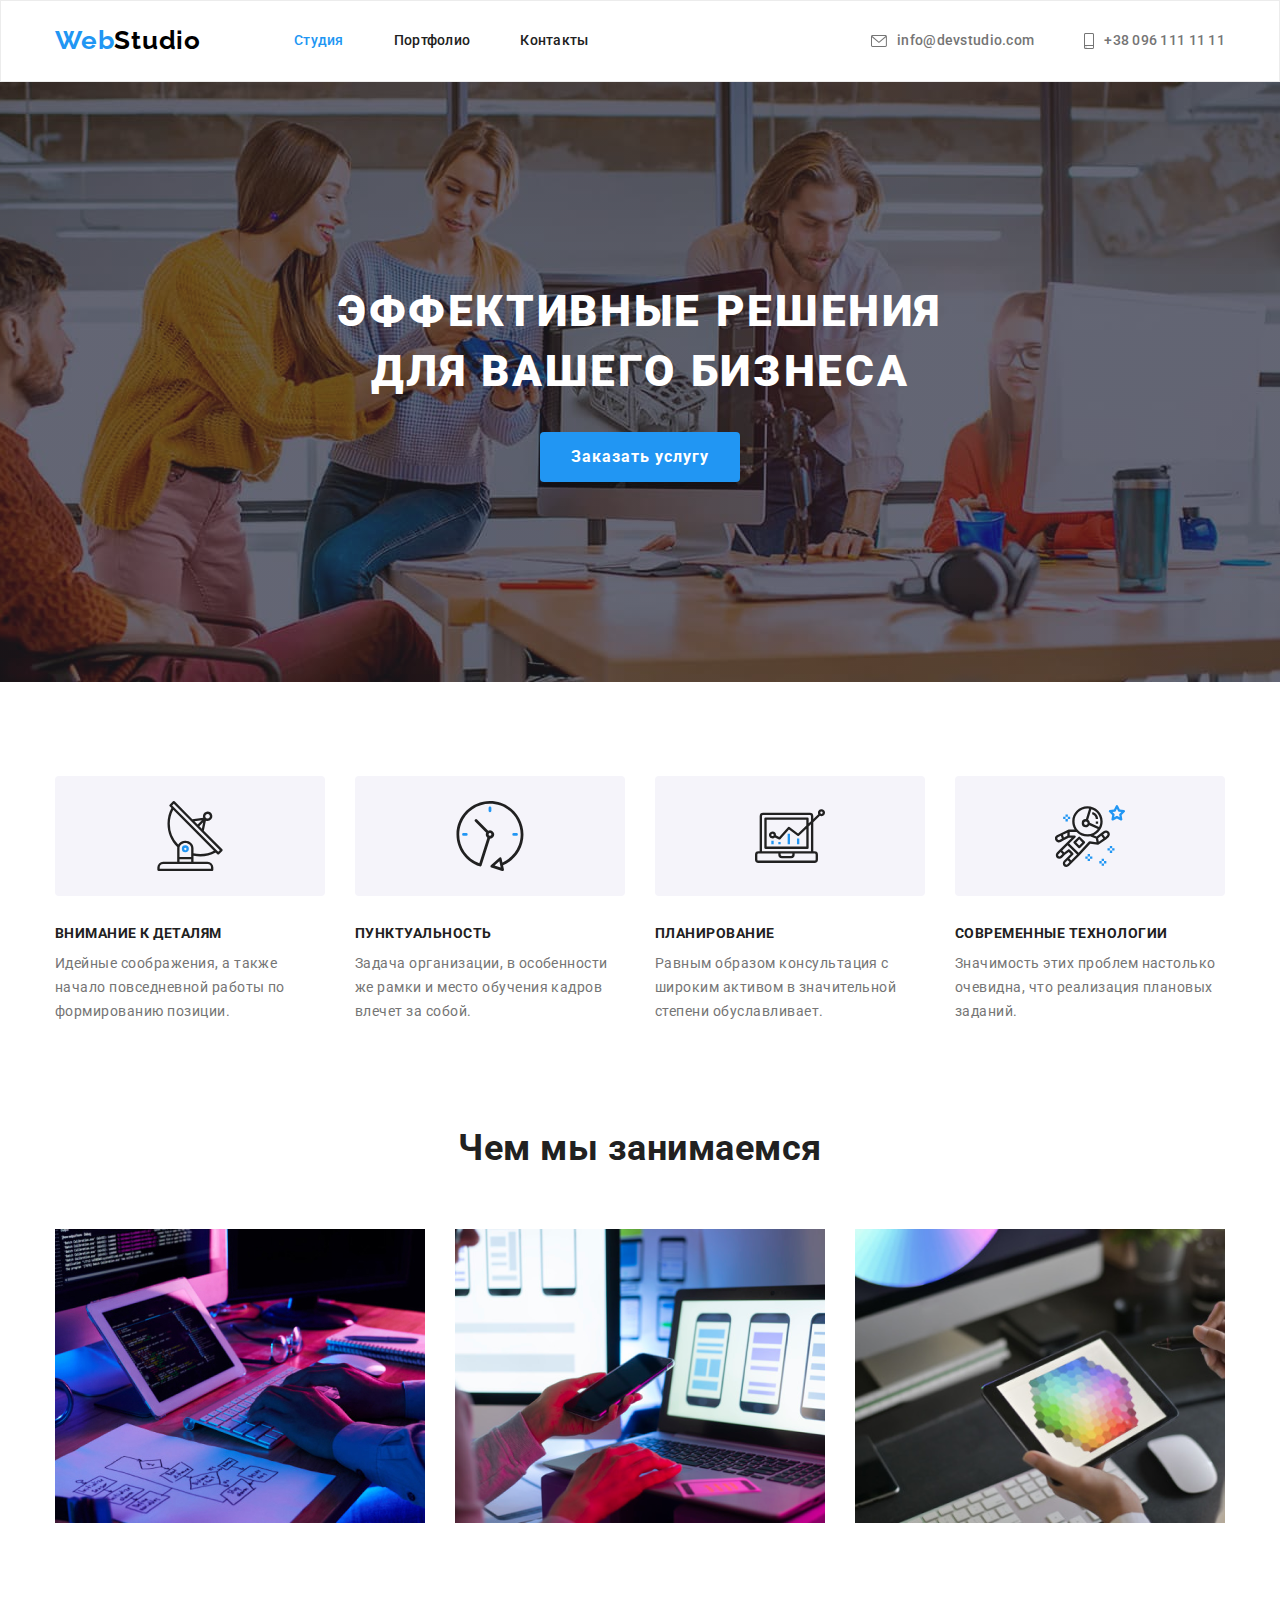
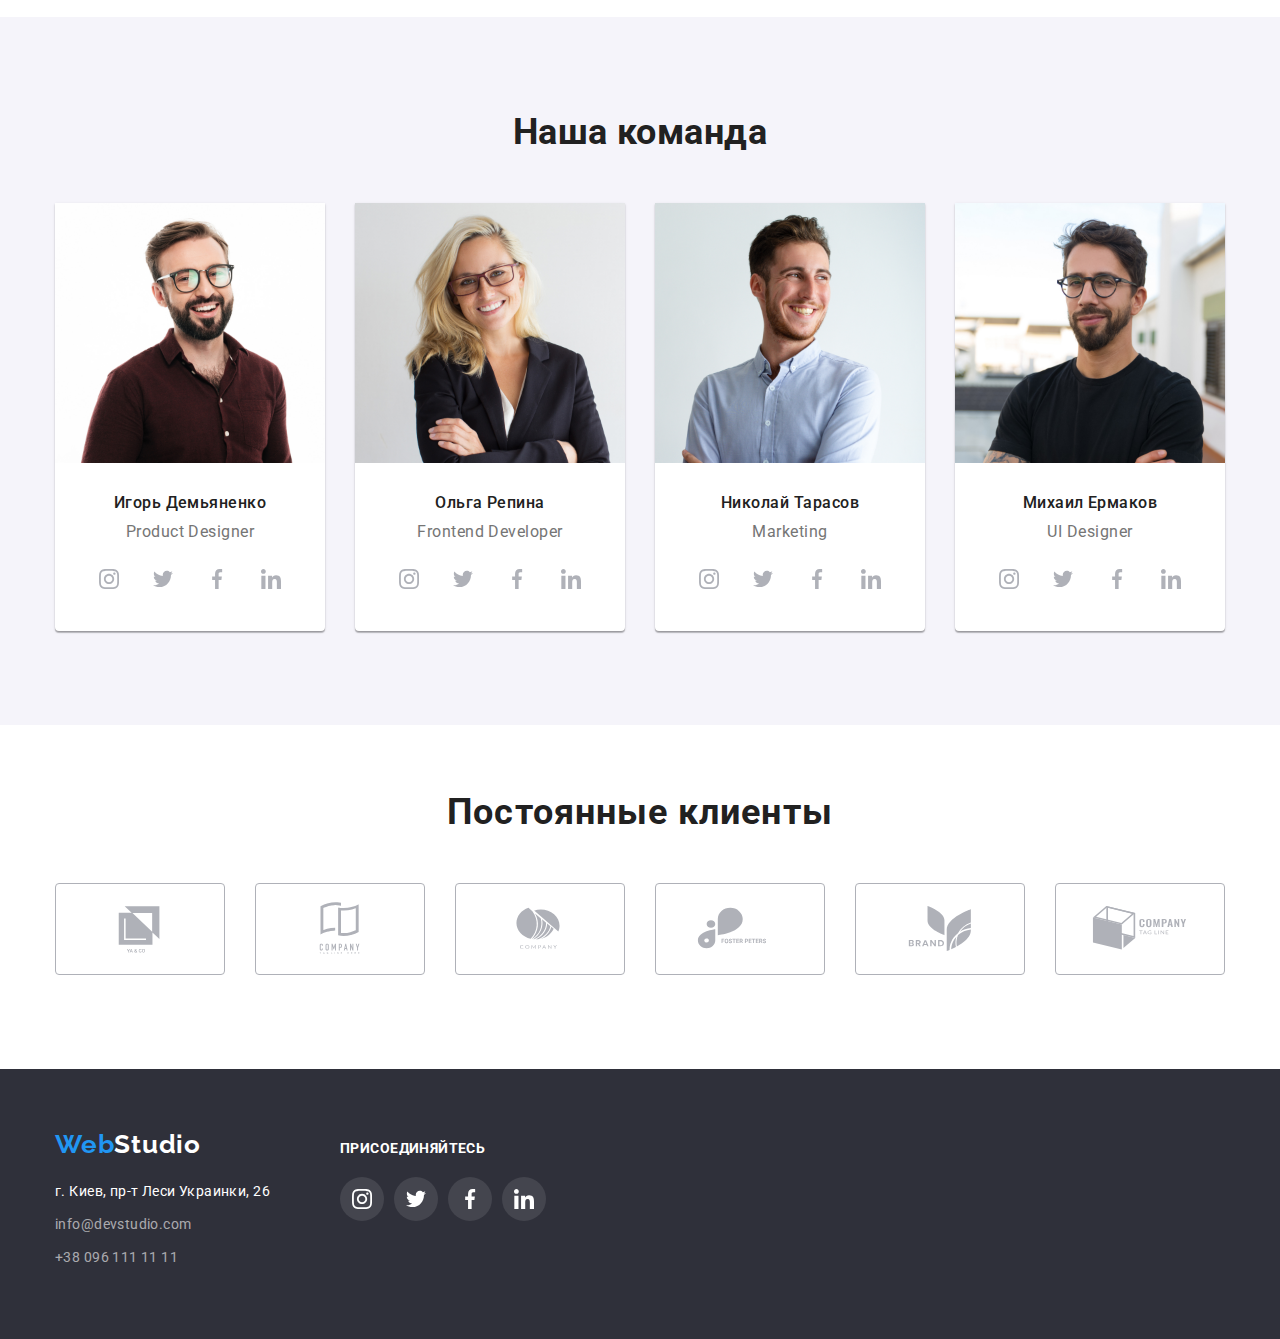
<file: index.html>
<!DOCTYPE html>
<html lang="ru">

<head>
    <meta charset="utf-8" />
    <meta name="viewport" content="width=device-width, initial-scale=1.0" />
    <title>goit-markup-hw-03</title>
    <link rel="preconnect" href="https://fonts.googleapis.com">
    <link rel="preconnect" href="https://fonts.gstatic.com" crossorigin>
    <link href="https://fonts.googleapis.com/css2?family=Raleway:wght@700&family=Roboto:wght@400;500;700;900&display=swap" rel="stylesheet">
    <link rel="stylesheet" href="https://cdnjs.cloudflare.com/ajax/libs/modern-normalize/1.1.0/modern-normalize.min.css" integrity="sha512-wpPYUAdjBVSE4KJnH1VR1HeZfpl1ub8YT/NKx4PuQ5NmX2tKuGu6U/JRp5y+Y8XG2tV+wKQpNHVUX03MfMFn9Q==" crossorigin="anonymous" referrerpolicy="no-referrer"
    />
    <link rel="stylesheet" href="./css/styles.css">
</head>

<body>
    <main>
        <!-- НАВИГАЦИЯ КОНТАКТЫ -->
        <header class="header">
            <div class="container main-nav">
                <nav class="nav">
                    <a class="logo nav-logo" href="#">Web<span class="logstudio">Studio</span></a>

                    <ul class="nav-block list">
                        <li class="nav-item">
                            <a class="nav-link current" href="./index.html">Студия</a>
                        </li>
                        <li class="nav-item">
                            <a href="./portfolio.html" class="nav-link ">Портфолио</a>
                        </li>
                        <li class="nav-item">
                            <a href="#" class="nav-link">Контакты</a>
                        </li>
                    </ul>
                </nav>
                <ul class="contact-link list">
                    <li class="contact-item">
                        <a class="nav-link contact-icon" href="mailto:info@devstudio.com">
                            <svg class="link-icon" width="16" height="12">
                            <use href="./images3/iconssprite.svg#icon-envelope111"></use></svg>info@devstudio.com</a>
                    </li>
                    <li class="contact-item">
                        <a class="contact-icon nav-link" href="tel:+380961111111">
                            <svg class="link-icon" width="10" height="16">
                            <use href="./images3/iconssprite.svg#icon-smartphone111"></use></svg>+38 096 111 11 11</a>
                    </li>
                </ul>
            </div>

        </header>

        <!-- ШАПКА заказать услугу -->
        <section class="hero overlay section no-padding">
            <div class="container">
                <h1 class="hero-text">Эффективные решения для вашего бизнеса</h1>
                <button type="button" class="hero-button">Заказать услугу</button>
            </div>
        </section>

        <!-- ОСОБЕННОСТИ -->
        <section class="section">
            <div class="container">
                <h2 class="offscreen">Особенности</h2>
                <ul class="section-properties list">
                    <li class="properties-item">
                        <a class="properties-icon">
                            <svg class="icon-antena" width="70" height="70">
                            <use href="./images3/iconssprite.svg#icon-antena"></use>
                            </svg>
                        </a>
                        <h3>Внимание к деталям</h3>
                        <p>
                            Идейные соображения, а также начало повседневной работы по формированию позиции.
                        </p>
                    </li>

                    <li class="properties-item">
                        <a class="properties-icon">
                            <svg class="icon-antena" width="70" height="70">
                            <use href="./images3/iconssprite.svg#icon-clock"></use>
                            </svg>
                        </a>
                        <h3>Пунктуальность</h3>
                        <p>
                            Задача организации, в особенности же рамки и место обучения кадров влечет за собой.
                        </p>
                    </li>

                    <li class="properties-item icon-diagrama">
                        <a class="properties-icon">
                            <svg class="icon-antena" width="70" height="70">
                            <use href="./images3/iconssprite.svg#icon-diagram"></use>
                            </svg>
                        </a>
                        <h3>Планирование</h3>
                        <p>
                            Равным образом консультация с широким активом в значительной степени обуславливает.
                        </p>
                    </li>

                    <li class="properties-item">
                        <a class="properties-icon">
                            <svg class="icon-antena" width="70" height="70">
                            <use href="./images3/iconssprite.svg#icon-astronaut"></use>
                            </svg>
                        </a>
                        <h3>Современные технологии</h3>
                        <p>
                            Значимость этих проблем настолько очевидна, что реализация плановых заданий.
                        </p>
                    </li>
                </ul>
            </div>
        </section>
        <!--Чем мы занимаемся-->
        <section class=" employment-section section">
            <div class="container">
                <h2 class="employment-title">Чем мы занимаемся</h2>
                <ul class=" employment list">
                    <li class="employment-item">
                        <img src="./images/box1.png" alt="Руки печатают на клавиатуре планшета верстку на столе" width="370" />
                    </li>
                    <li class="employment-item">
                        <img src="./images/box2.png" alt="Руки держат телефон печатают на клавиатуре на столе" width="370" />
                    </li>
                    <li class="employment-item">
                        <img src="./images/box3.png" alt="Руки держат планшет над компьютерным столом" width="370" />
                    </li>
                </ul>
            </div>
        </section>

        <!--Наша команда-->
        <section class="team-section section">
            <div class="container">
                <h2>Наша команда</h2>
                <ul class=" team-cards list">
                    <li class="team-card">
                        <!-- Фото члена команды 1 -->
                        <img src="./images/teamcard1.png" alt="Член команды 1" width="270" />
                        <div class="team-box">
                            <h3>Игорь Демьяненко </h3>
                            <p>Product Designer</p>

                            <ul class="team-item-list social-list list">
                                <li class="social-item">
                                    <a href="" class="social-link link">
                                        <svg class="social-icon" width="20" height="20">
                                                <use
                                                    href="./images3/iconssprite.svg#icon-linkinstagram2"
                                                ></use>
                                            </svg>
                                    </a>
                                </li>
                                <li class="social-item">
                                    <a href="" class="social-link link">
                                        <svg class="social-icon" width="20" height="20">
                                                <use
                                                    href="./images3/iconssprite.svg#icon-linktwitter2"
                                                ></use>
                                            </svg>
                                    </a>
                                </li>
                                <li class="social-item">
                                    <a href="" class="social-link link">
                                        <svg class="social-icon" width="20" height="20">
                                                <use
                                                    href="./images3/iconssprite.svg#icon-facebook222"
                                                ></use>
                                            </svg>
                                    </a>
                                </li>
                                <li class="social-item">
                                    <a href="" class="social-link link">
                                        <svg class="social-icon" width="20" height="20">
                                                <use
                                                    href="./images3/iconssprite.svg#icon-linklinkedin2"
                                                ></use>
                                            </svg>
                                    </a>
                                </li>
                            </ul>
                        </div>
                    </li>
                    <li class=" team-card">
                        <!-- Фото члена команды 2 -->
                        <img src="./images/teamcard2.png" alt="Член команды 2" width="270" />
                        <div class="team-box">
                            <h3>Ольга Репина </h3>
                            <p>Frontend Developer</p>

                            <ul class="team-item-list social-list list">
                                <li class="social-item">
                                    <a href="" class="social-link link">
                                        <svg class="social-icon" width="20" height="20">
                                                <use
                                                    href="./images3/iconssprite.svg#icon-linkinstagram2"
                                                ></use>
                                            </svg>
                                    </a>
                                </li>
                                <li class="social-item">
                                    <a href="" class="social-link link">
                                        <svg class="social-icon" width="20" height="20">
                                                <use
                                                    href="./images3/iconssprite.svg#icon-linktwitter2"
                                                ></use>
                                            </svg>
                                    </a>
                                </li>
                                <li class="social-item">
                                    <a href="" class="social-link link">
                                        <svg class="social-icon" width="20" height="20">
                                                <use
                                                    href="./images3/iconssprite.svg#icon-facebook222"
                                                ></use>
                                            </svg>
                                    </a>
                                </li>
                                <li class="social-item">
                                    <a href="" class="social-link link">
                                        <svg class="social-icon" width="20" height="20">
                                                <use
                                                    href="./images3/iconssprite.svg#icon-linklinkedin2"
                                                ></use>
                                            </svg>
                                    </a>
                                </li>
                            </ul>
                        </div>
                    </li>

                    <li class=" team-card">

                        <!-- Фото члена команды 3 -->
                        <img src="./images/teamcard3.png" alt="Член команды 3" width="270" />
                        <div class="team-box">
                            <h3>Николай Тарасов </h3>
                            <p>Marketing</p>

                            <ul class="team-item-list social-list list">
                                <li class="social-item">
                                    <a href="" class="social-link link">
                                        <svg class="social-icon" width="20" height="20">
                                                <use
                                                    href="./images3/iconssprite.svg#icon-linkinstagram2"
                                                ></use>
                                            </svg>
                                    </a>
                                </li>
                                <li class="social-item">
                                    <a href="" class="social-link link">
                                        <svg class="social-icon" width="20" height="20">
                                                <use
                                                    href="./images3/iconssprite.svg#icon-linktwitter2"
                                                ></use>
                                            </svg>
                                    </a>
                                </li>
                                <li class="social-item">
                                    <a href="" class="social-link link">
                                        <svg class="social-icon" width="20" height="20">
                                                <use
                                                    href="./images3/iconssprite.svg#icon-facebook222"
                                                ></use>
                                            </svg>
                                    </a>
                                </li>
                                <li class="social-item">
                                    <a href="" class="social-link link">
                                        <svg class="social-icon" width="20" height="20">
                                                <use
                                                    href="./images3/iconssprite.svg#icon-linklinkedin2"
                                                ></use>
                                            </svg>
                                    </a>
                                </li>
                            </ul>
                        </div>
                    </li>

                    <li class=" team-card">
                        <!-- Фото члена команды 4 -->
                        <img src="./images/teamcard4.png" alt="Член команды 4" width="270" />
                        <div class="team-box">
                            <h3>Михаил Ермаков </h3>
                            <p>UI Designer</p>

                            <ul class="team-item-list social-list list">
                                <li class="social-item">
                                    <a href="" class="social-link link">
                                        <svg class="social-icon" width="20" height="20">
                                                <use
                                                    href="./images3/iconssprite.svg#icon-linkinstagram2"
                                                ></use>
                                            </svg>
                                    </a>
                                </li>
                                <li class="social-item">
                                    <a href="" class="social-link link">
                                        <svg class="social-icon" width="20" height="20">
                                                <use
                                                    href="./images3/iconssprite.svg#icon-linktwitter2"
                                                ></use>
                                            </svg>
                                    </a>
                                </li>
                                <li class="social-item">
                                    <a href="" class="social-link link">
                                        <svg class="social-icon" width="20" height="20">
                                                <use
                                                    href="./images3/iconssprite.svg#icon-facebook222"
                                                ></use>
                                            </svg>
                                    </a>
                                </li>
                                <li class="social-item">
                                    <a href="" class="social-link link">
                                        <svg class="social-icon" width="20" height="20">
                                                <use
                                                    href="./images3/iconssprite.svg#icon-linklinkedin2"
                                                ></use>
                                            </svg>
                                    </a>
                                </li>
                            </ul>
                        </div>
                    </li>
                </ul>
            </div>
        </section>


        <!--ПОСТОЯННЫЕ КЛИЕНТЫ-->
        <section class=" client-section section">
            <div class="container">
                <h2>Постоянные клиенты</h2>
                <ul class="client-list list">
                    <li class="client-item">
                        <a class="client-link" href="">
                            <svg class="client-icon" width="106" height="60">
                                <use href="./images3/iconssprite.svg#icon-linklogo1-6"></use>
                            </svg></a>
                    </li>
                    <li class="client-item">
                        <a class="client-link" href="">
                            <svg class="client-icon" width="106" height="60">
                                <use href="./images3/iconssprite.svg#icon-linklogo2-6"></use>
                            </svg></a>
                    </li>
                    <li class="client-item">
                        <a class="client-link" href="">
                            <svg class="client-icon" width="106" height="60">
                                <use href="./images3/iconssprite.svg#icon-linklogo3-6"></use>
                            </svg></a>
                    </li>
                    <li class="client-item">
                        <a class="client-link" href="">
                            <svg class="client-icon" width="106" height="60">
                                <use href="./images3/iconssprite.svg#icon-linklogo4-6"></use>
                            </svg></a>
                    </li>
                    <li class="client-item">
                        <a class="client-link" href="">
                            <svg class="client-icon" width="106" height="60">
                                <use href="./images3/iconssprite.svg#icon-linklogo5-6"></use>
                            </svg></a>
                    </li>
                    <li class="client-item">
                        <a class="client-link" href="">
                            <svg class="client-icon" width="106" height="60">
                                <use href="./images3/iconssprite.svg#icon-linklogo6-6"></use>
                            </svg></a>
                    </li>
                </ul>

            </div>
        </section>
    </main>

    <!--Подвал с адресом и ссылкой на главную страницу-->
    <footer class="footerbg footer-section ">
        <div class="footer-container container">
            <div class="footer-contacts">
                <a href="#" class="logo">Web<span class="logstudio-footer">Studio</span></a>
                <address class="address-box">
        <ul class="address-footer list">
            <li class="footer-item"><a class="contact-footer-adress" href="г.Киев,пр-тЛесиУкраинки26" >г. Киев, пр-т Леси Украинки, 26</a></li>
            <li class="footer-item"><a class="contact-footer" href="mailto:info@devstudio.com">info@devstudio.com</a></li>
            <li class="footer-item"><a class="contact-footer" href="tel:+380961111111">+38 096 111 11 11</a></li>
        </ul>
       </address></div>


            <!--CОциальные сети ссылки подвал-->
            <div class="footer-social">
                <strong class="footer-strong">присоединяйтесь</strong>
                <ul class="footer-social-list list">
                    <li class="social-item">
                        <a href="" class="footer-social-link link">
                            <svg class="footer-social-icon" width="20" height="20">
                                                <use
                                                    href="./images3/iconssprite.svg#icon-linkinstagram2"
                                                ></use>
                                            </svg>
                        </a>
                    </li>
                    <li class="social-item">
                        <a href="" class="footer-social-link link">
                            <svg class="footer-social-icon" width="20" height="20">
                                                <use
                                                    href="./images3/iconssprite.svg#icon-linktwitter2"
                                                ></use>
                                            </svg>
                        </a>
                    </li>
                    <li class="social-item">
                        <a href="" class="footer-social-link link">
                            <svg class="footer-social-icon" width="20" height="20">
                                                <use
                                                    href="./images3/iconssprite.svg#icon-facebook222"
                                                ></use>
                                            </svg>
                        </a>
                    </li>
                    <li class="social-item">
                        <a href="" class="footer-social-link link">
                            <svg class="footer-social-icon" width="20" height="20">
                                                <use
                                                    href="./images3/iconssprite.svg#icon-linklinkedin2"
                                                ></use>
                                            </svg>
                        </a>
                    </li>
                </ul>
            </div>
        </div>
    </footer>
</body>

</html>
</file>
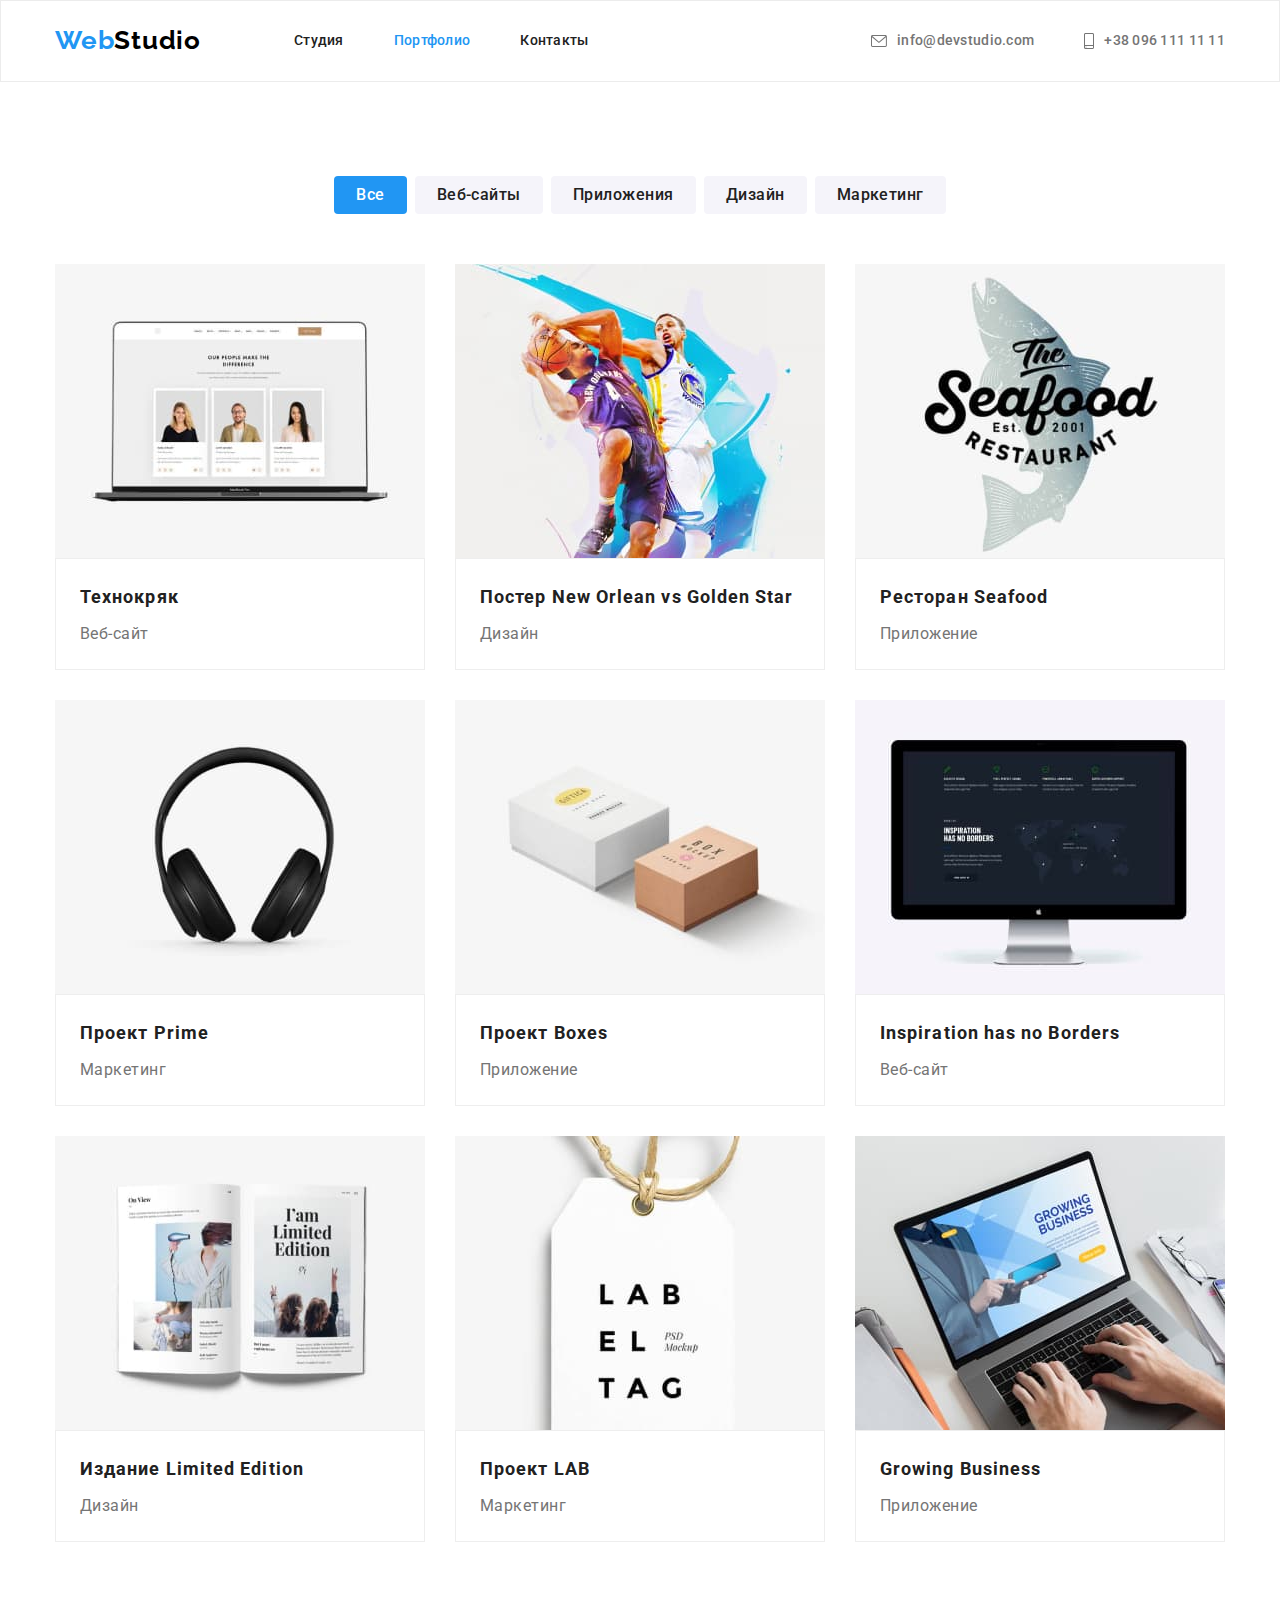
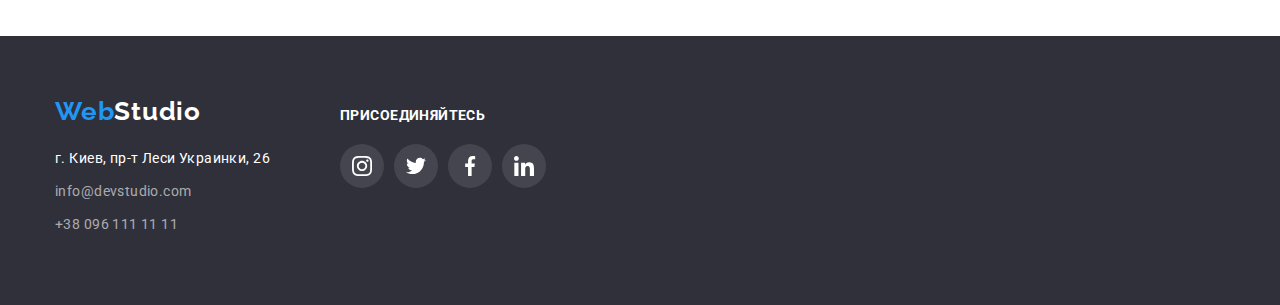
<file: portfolio.html>
<!DOCTYPE html>
<html lang="ru">

<head>
    <meta charset="utf-8" />
    <meta name="viewport" content="width=device-width, initial-scale=1.0" />
    <title>portfolio</title>
    <link rel="preconnect" href="https://fonts.googleapis.com">
    <link rel="preconnect" href="https://fonts.gstatic.com" crossorigin>
    <link href="https://fonts.googleapis.com/css2?family=Raleway:wght@700&family=Roboto:wght@400;500;700;900&display=swap" rel="stylesheet">
    <link rel="stylesheet" href="https://cdnjs.cloudflare.com/ajax/libs/modern-normalize/1.1.0/modern-normalize.min.css" integrity="sha512-wpPYUAdjBVSE4KJnH1VR1HeZfpl1ub8YT/NKx4PuQ5NmX2tKuGu6U/JRp5y+Y8XG2tV+wKQpNHVUX03MfMFn9Q==" crossorigin="anonymous" referrerpolicy="no-referrer"
    />
    <link rel="stylesheet" href="./css/styles.css">
</head>

<body>

    <!--НАВИГАЦИЯ КОНТАКТЫ-->
    <header class="header">

        <div class="container main-nav">
            <nav class="nav">
                <a class="logo nav-logo" href="./index.html">Web<span class="logstudio">Studio</span></a>

                <ul class="nav-block list">
                    <li class="nav-item">
                        <a href="./index.html" class="nav-link">Студия</a>
                    </li>
                    <li class="nav-item">
                        <a class="nav-link current" href="./portfolio.html">Портфолио</a>
                    </li>
                    <li class="nav-item">
                        <a href="#" class="nav-link">Контакты</a>
                    </li>
                </ul>
            </nav>
            <ul class="contact-link list">
                <li class="contact-item">
                    <a class="nav-link contact-icon" href="mailto:info@devstudio.com">
                        <svg class="link-icon" width="16" height="12">
                            <use href="./images3/iconssprite.svg#icon-envelope111"></use></svg>info@devstudio.com</a>
                </li>
                <li class="contact-item">
                    <a class="contact-icon nav-link" href="tel:+380961111111">
                        <svg class="link-icon" width="10" height="16">
                            <use href="./images3/iconssprite.svg#icon-smartphone111"></use></svg>+38 096 111 11 11</a>
                </li>
            </ul>
        </div>

    </header>
    <main>
        <!-- ПРОЕКТЫ -->
        <section class="project section">
            <div class="container filters-cont">
                <!---Фильтр порфолио-->
                <h1 class="offscreen">Проекты фильтр</h1>
                <ul class="filters-block list">
                    <li class="filters-button"><button class="filter-button current" type="button">Все</button></li>
                    <li class="filters-button"><button class="filter-button" type="button">Веб-сайты</button></li>
                    <li class="filters-button"><button class="filter-button" type="button">Приложения</button></li>
                    <li class="filters-button"><button class="filter-button" type="button">Дизайн</button></li>
                    <li class="filters-button"><button class="filter-button" type="button">Маркетинг</button></li>
                </ul>
                <!--ПРОЕКТЫ-->
                <ul class=" project-block list">
                    <!-- Проект Технокряк -->
                    <li class="project-group">
                        <a href="#">
                            <img src="./images2/tehnokriak.jpg" alt="Технокряк" width="370" height="294" />
                            <div class="pro-box">
                                <h3 class="project-name">Технокряк </h3>
                                <p class="project-properties">Веб-сайт</p>
                            </div>

                        </a>
                    </li>
                    <!-- Постер New Orlean vs Golden Star -->
                    <li class="project-group">
                        <a href="#">
                            <img src="./images2/Posternew.jpg" alt="Постер New Orlean vs Golden Star" width="370" height="294" />
                            <div class="pro-box">
                                <h3 class="project-name">Постер New Orlean vs Golden Star</h3>
                                <p class="project-properties">Дизайн</p>
                            </div>

                        </a>
                    </li>
                    <!-- Ресторан Seafood -->
                    <li class="project-group">
                        <a href="#">
                            <img src="./images2/restoran.jpg" alt="Ресторан Seafood" width="370" height="294" />
                            <div class="pro-box">
                                <h3 class="project-name">Ресторан Seafood</h3>
                                <p class="project-properties">Приложение</p>
                            </div>

                        </a>
                    </li>
                    <!-- Проект Prime -->
                    <li class="project-group">
                        <a href="#">
                            <img src="./images2/proectprim.jpg" alt="Проект Prime" width="370" height="294" />
                            <div class="pro-box">
                                <h3 class="project-name">Проект Prime</h3>
                                <p class="project-properties">Маркетинг</p>
                            </div>

                        </a>
                    </li>
                    <!-- Проект Boxes -->
                    <li class="project-group">
                        <a href="#">
                            <img src="./images2/proectboxes.jpg" alt="Проект Boxes" width="370" height="294" />
                            <div class="pro-box">
                                <h3 class="project-name">Проект Boxes</h3>
                                <p class="project-properties">Приложение</p>
                            </div>

                        </a>
                    </li>
                    <!-- Inspiration has no Borders -->
                    <li class="project-group">
                        <a href="#">
                            <img src="./images2/inspiration.jpg" alt="Inspiration has no Borders" width="370" height="294" />
                            <div class="pro-box">
                                <h3 class="project-name">Inspiration has no Borders</h3>
                                <p class="project-properties">Веб-сайт</p>
                            </div>

                        </a>
                    </li>
                    <!-- Издание Limited Edition -->
                    <li class="project-group">
                        <a href="#">
                            <img src="./images2/izdanie.jpg" alt="Издание Limited Edition" width="370" height="294" />
                            <div class="pro-box">
                                <h3 class="project-name">Издание Limited Edition</h3>
                                <p class="project-properties">Дизайн</p>
                            </div>

                        </a>
                    </li>
                    <!-- Проект LAB -->
                    <li class="project-group">
                        <a href="#">
                            <img src="./images2/proectlab.jpg" alt="Проект LAB" width="370" height="294" />
                            <div class="pro-box">
                                <h3 class="project-name">Проект LAB</h3>
                                <p class="project-properties">Маркетинг</p>
                            </div>

                        </a>
                    </li>
                    <!-- Growing Business -->
                    <li class="project-group">
                        <a href="#">
                            <img src="./images2/growing.jpg" alt="Growing Business" width="370" height="294" />
                            <div class="pro-box">
                                <h3 class="project-name">Growing Business</h3>
                                <p class="project-properties">Приложение</p>
                            </div>

                        </a>
                    </li>
                </ul>
            </div>
        </section>
    </main>

    <!--Подвал с адресом и ссылкой на главную страницу-->
    <footer class="footerbg footer-section ">
        <div class="footer-container container">
            <div class="footer-contacts">
                <a href="#" class="logo">Web<span class="logstudio-footer">Studio</span></a>
                <address class="address-box">
        <ul class="address-footer list">
            <li class="footer-item"><a class="contact-footer-adress" href="г.Киев,пр-тЛесиУкраинки26" >г. Киев, пр-т Леси Украинки, 26</a></li>
            <li class="footer-item"><a class="contact-footer" href="mailto:info@devstudio.com">info@devstudio.com</a></li>
            <li class="footer-item"><a class="contact-footer" href="tel:+380961111111">+38 096 111 11 11</a></li>
        </ul>
       </address></div>


            <!--CОциальные сети ссылки подвал-->
            <div class="footer-social">
                <strong class="footer-strong">присоединяйтесь</strong>
                <ul class="footer-social-list list">
                    <li class="social-item">
                        <a href="" class="footer-social-link link">
                            <svg class="footer-social-icon" width="20" height="20">
                                                <use
                                                    href="./images3/iconssprite.svg#icon-linkinstagram2"
                                                ></use>
                                            </svg>
                        </a>
                    </li>
                    <li class="social-item">
                        <a href="" class="footer-social-link link">
                            <svg class="footer-social-icon" width="20" height="20">
                                                <use
                                                    href="./images3/iconssprite.svg#icon-linktwitter2"
                                                ></use>
                                            </svg>
                        </a>
                    </li>
                    <li class="social-item">
                        <a href="" class="footer-social-link link">
                            <svg class="footer-social-icon" width="20" height="20">
                                                <use
                                                    href="./images3/iconssprite.svg#icon-facebook222"
                                                ></use>
                                            </svg>
                        </a>
                    </li>
                    <li class="social-item">
                        <a href="" class="footer-social-link link">
                            <svg class="footer-social-icon" width="20" height="20">
                                                <use
                                                    href="./images3/iconssprite.svg#icon-linklinkedin2"
                                                ></use>
                                            </svg>
                        </a>
                    </li>
                </ul>
            </div>
        </div>
    </footer>
</body>

</html>
</file>
<file: css/styles.css>
*,
    *::after,
    *::before {
        margin: 0;
        padding: 0;
        box-sizing: border-box;
    }
    
    h1,
    h2,
    h3,
    h4,
    h5,
    h6,
    p,
    ul {
        margin: 0;
        padding: 0;
    }
    
     :root {
        --main-light-color: #FFFFFF;
        /*основной цвет на сайте*/
        --main-dark-color: #212121;
        /* основной цвет на сайте*/
        --main-grey-color: #757575;
        /*используется в текстовых описаниях профессий и деятельности*/
        --logo-dark-color: #000000;
        /*цвет лого подвала в спане*/
        --contact-color: rgba(255, 255, 255, 0.6);
        /* для телефона и почты подвала*/
        --active-link-color: #2196f3;
        /* кнопка, ссылка при нажатии, лого*/
        --background-dark-color: #2F303A;
        /* фон героя и подвала*/
        --background-light-color: #F5F4FA;
        /* фон блока "наша команда"*/
    }
    /*Общее оформление*/
    
    body {
        font-family: Roboto, sans-serif;
        color: var(--main-dark-color);
        background-color: var(--main-light-color);
        letter-spacing: 0.03em;
    }
    /* Общее оформление картинок*/
    
    img {
        display: block;
        max-width: 100%;
        height: auto;
    }
    /* Убрать маркеры */
    
    button {
        cursor: pointer;
        border: none;
    }
    
    .visually-hidden {
        position: absolute !important;
        clip: rect(1px 1px 1px 1px);
        clip: rect(1px, 1px, 1px, 1px);
        padding: 0 !important;
        border: 0 !important;
        height: 1px !important;
        width: 1px !important;
        overflow: hidden;
    }
    
    .list {
        list-style-type: none;
    }
    
    .list a {
        text-decoration: none;
    }
    /* Секция*/
    
    .section {
        padding-top: 94px;
        padding-bottom: 94px;
    }
    
    .no-padding {
        padding: 0;
    }
    /*Контенер*/
    
    .container {
        margin-left: auto;
        margin-right: auto;
        width: 1200px;
        padding-left: 15px;
        padding-right: 15px;
        text-decoration: none;
    }
    
    .offscreen {
        position: absolute !important;
        clip: rect(1px 1px 1px 1px);
        clip: rect(1px, 1px, 1px, 1px);
        padding: 0 !important;
        border: 0 !important;
        height: 1px !important;
        width: 1px !important;
        overflow: hidden;
    }
    /* Посещение страницы*/
    
    .filters-block .current {
        color: var(--main-light-color);
        background-color: var(--active-link-color);
    }
    
    .nav-item .current {
        color: var( --active-link-color);
    }
    
    .filters-block .current:visited {
        color: var(--main-light-color);
        background-color: var(--active-link-color);
    }
    
    .filters-block .current {
        color: var(--main-light-color);
        background-color: var(--active-link-color);
    }
    /* СТРАНИЦА ПЕРВАЯ */
    /* header */
    
    .header {
        background: var(--main-light-color);
        border: 1px solid #ECECEC;
    }
    /*Навигация во флексе,элементы в ряд*/
    
    .header .main-nav {
        display: flex;
        align-items: center;
    }
    
    .nav {
        display: flex;
    }
    /*Навигационные блоки*/
    
    .nav-block .nav-item+.nav-item {
        margin-left: 50px;
    }
    
    .nav-item {
        display: flex;
    }
    
    .nav-logo {
        display: flex;
        padding-top: 24px;
        padding-bottom: 25px;
    }
    
    .nav-block {
        display: flex;
        margin-left: 93px;
    }
    
    .nav-link {
        display: block;
        padding-top: 32px;
        padding-bottom: 32px;
    }
    /* WebStudio */
    
    .logo {
        font-family: Raleway;
        font-style: normal;
        font-weight: bold;
        font-size: 26px;
        line-height: 1.2;
        letter-spacing: 0.03em;
        color: var(--active-link-color);
        text-decoration: none;
    }
    
    .logo:hover,
    .logo:focus {
        color: var(--active-link-color);
    }
    
    .logo:active {
        color: var(--active-link-color);
    }
    /*Логотип СТУДИО*/
    
    .logstudio {
        color: var(--logo-dark-color);
        font-family: Raleway;
        font-style: normal;
        font-weight: bold;
        font-size: 26px;
        line-height: 1.2;
        letter-spacing: 0.03em;
        text-decoration: none;
    }
    
    .logstudio:hover,
    .logstudio:focus {
        color: var(--active-link-color);
    }
    
    .logstudio:active {
        color: var(--logo-dark-color);
    }
    /* НАВИГАЦИЯ КОНТАКТЫ */
    /* Cсылки при нажатии меняют цвет*/
    
    .nav-block a {
        color: var( --main-dark-color);
        font-weight: 500;
        font-size: 14px;
        line-height: 1.14;
        letter-spacing: 0.02em;
        text-decoration: none;
    }
    
    .nav-block a:hover,
    .nav-block a:focus {
        color: var(--active-link-color)
    }
    
    .nav-block a:active {
        color: var(--main-dark-color);
    }
    /* E-mail Tel*/
    
    .contact-item {
        display: flex;
        justify-content: center;
        align-items: center;
    }
    
    .contact-icon {
        font-weight: 500;
        font-size: 14px;
        line-height: 1.14;
        letter-spacing: 0.02em;
        color: var(--main-grey-color);
        text-decoration: none;
        display: flex;
        align-items: center;
    }
    
    .contact-icon a:hover,
    .contact-icon a:focus {
        color: var(--active-link-color);
        fill: var(--active-link-color);
    }
    
    .link-icon {
        fill: var(--main-grey-color);
    }
    
    .link-icon {
        margin-right: 10px;
        fill: currentColor;
        padding: 0;
    }
    
    .contact-link {
        display: flex;
        margin-left: auto;
    }
    
    .contact-link .contact-item+.contact-item {
        margin-left: 50px;
    }
    
    .contact-link a {
        color: var( --main-grey-color);
        text-decoration: none;
        font-weight: 500;
        font-size: 14px;
        line-height: 1.14;
        letter-spacing: 0.02em;
    }
    
    .contact-link a:hover,
    .contact-link a:focus {
        color: var(--active-link-color);
    }
    
    .contac-link a:active {
        color: var(--active-link-color);
    }
    /*ШАПКА заказать услугу*/
    
    .hero {
        background: var(--background-dark-color);
        margin-top: 0;
        margin-bottom: 0;
        text-align: center;
        padding-top: 200px;
        padding-bottom: 200px;
    }
    /* Фон под Героем с градиентом*/
    
    .overlay {
        max-width: 1600px;
        height: 600px;
        margin-left: auto;
        margin-right: auto;
        background-image: linear-gradient( to right, rgba(47, 48, 58, 0.4), rgba(47, 48, 58, 0.4)), url("../images3/Imgheader.jpg");
        background-repeat: no-repeat;
        background-position: center;
        background-size: cover;
    }
    /* Эффективные решения для вашего бизнеса */
    
    .hero-text {
        width: 696px;
        font-weight: 900;
        font-size: 44px;
        line-height: 1.36;
        text-align: center;
        letter-spacing: 0.06em;
        text-transform: uppercase;
        color: var(--main-light-color);
        margin: 0 auto 30px;
    }
    /*Кнопка заказать услугу*/
    
    .hero-button {
        width: 200px;
        height: 50px;
        padding: 10px;
        margin-left: auto;
        margin-right: auto;
        background: var(--active-link-color);
        box-shadow: 0px 4px 4px rgba(0, 0, 0, 0.15);
        border-radius: 4px;
        font-family: Roboto;
        font-style: normal;
        font-weight: bold;
        font-size: 16px;
        line-height: 1.87;
        letter-spacing: 0.06em;
        color: var(--main-light-color);
    }
    /*-- ОСОБЕННОСТИ --*/
    
    .section-properties {
        display: flex;
    }
    
    .section-properties .properties-item+.properties-item {
        margin-left: 30px;
    }
    
    .properties-item {
        display: flexbox;
        width: 270px;
        padding: 0px;
        text-align: left;
    }
    
    .properties-icon {
        display: flex;
        height: 120px;
        margin-bottom: 30px;
        background-size: contain;
        background-repeat: no-repeat;
        background-position: center;
        background: var(--background-light-color);
        border-radius: 4px;
        justify-content: center;
        align-items: center;
    }
    
    .section-properties h3 {
        font-weight: bold;
        font-size: 14px;
        line-height: 1.14;
        text-transform: uppercase;
        color: var( --main-dark-color);
        margin-bottom: 10px;
    }
    
    .section-properties p {
        font-weight: normal;
        font-size: 14px;
        line-height: 1.7;
        color: var( --main-grey-color);
    }
    /*ЧЕМ МЫ ЗАНИМАЕМСЯ*/
    
    .employment-section {
        padding-top: 0;
    }
    
    .employment {
        display: flex;
        flex-basis: calc(100% / 3 - 30px);
        padding-top: 0px;
        margin-left: -30px;
        margin-top: -30px;
    }
    
    .employment-title {
        font-weight: bold;
        font-size: 36px;
        line-height: 1.7;
        text-align: center;
        color: var( --main-dark-color);
        margin-bottom: 50px;
    }
    
    .employment img {
        display: block;
        width: 370px;
        height: 294px;
    }
    
    .employment-item {
        margin-left: 30px;
        margin-top: 30px;
    }
    /* Наша команда*/
    
    .team-section {
        background: var(--background-light-color);
    }
    
    .team-cards {
        display: flex;
        flex-basis: calc(100% / 4 - 30px);
        margin-right: -30px;
        margin-bottom: -30px;
    }
    
    .team-card {
        display: block;
        margin-right: 30px;
        margin-bottom: 30px;
        background: var(--main-light-color);
        box-shadow: 0px 1px 3px rgba(0, 0, 0, 0.12), 0px 1px 1px rgba(0, 0, 0, 0.14), 0px 2px 1px rgba(0, 0, 0, 0.2);
        border-radius: 0px 0px 4px 4px;
    }
    
    .team-box {
        padding: 30px 32px;
    }
    
    .team-section h2 {
        font-weight: bold;
        font-size: 36px;
        line-height: 1.17;
        text-align: center;
        color: var( --main-dark-color);
        margin-bottom: 50px;
    }
    
    .team-section h3 {
        font-weight: 500;
        font-size: 16px;
        line-height: 1.19;
        text-align: center;
        color: var( --main-dark-color);
        margin-bottom: 10px;
    }
    
    .team-section p {
        font-weight: normal;
        font-size: 16px;
        line-height: 1.19;
        text-align: center;
        color: var( --main-grey-color);
        margin-bottom: 16px;
    }
    /* Наша команда соц сети*/
    
    .team-item-text {
        font-size: 14px;
        line-height: calc(19 / 14);
        text-align: center;
        color: var(--active-link-color);
        margin-bottom: 30px;
    }
    
    .social-list {
        display: flex;
        justify-content: center;
    }
    
    .social-item {
        width: 44px;
        height: 44px;
    }
    
    .social-item+.social-item {
        margin-left: 10px;
    }
    
    .social-link {
        width: 100%;
        height: 100%;
        border-radius: 50%;
        background-color: var(--main-light-color);
        display: flex;
        align-items: center;
        justify-content: center;
    }
    
    .social-link:hover,
    .social-link:focus {
        background-color: var(--active-link-color);
    }
    
    .social-link:hover .social-icon,
    .social-link:focus .social-icon {
        fill: var(--main-light-color);
    }
    
    .social-icon {
        width: 20px;
        height: 20px;
        fill: #AFB1B8;
    }
    /* ПОСТОЯННЫЕ КЛИЕНТЫ*/
    
    .client-section {
        padding-top: 66px;
    }
    
    .client-list {
        display: flex;
        flex-basis: calc(100% / 3 - 30px);
        padding-top: 0px;
        margin-left: -30px;
        margin-top: -30px;
    }
    
    .client-item {
        margin-top: 30px;
        margin-left: 30px;
    }
    
    .client-link {
        display: flex;
        width: 170px;
        height: 92px;
        fill: #AFB1B8;
        border: 1px solid #AFB1B8;
        border-radius: 4px;
        align-items: center;
        justify-content: center;
    }
    
    .client-section h2 {
        font-weight: bold;
        font-size: 36px;
        line-height: 1.17;
        text-align: center;
        letter-spacing: 0.03em;
        color: var( --main-dark-color);
        margin-bottom: 50px;
    }
    
    .client-link:hover,
    .client-link:focus {
        border: 1px solid var(--active-link-color);
        fill: var(--active-link-color);
    }
    /* ВТОРАЯ СТРАНИЦА*/
    /* ФИЛЬТРЫ 2-я страница */
    
    .filters-block {
        display: flex;
        justify-content: center;
        margin-bottom: 50px;
    }
    
    .filters-button {
        display: block;
    }
    
    .filters-button:not(:last-child) {
        margin-right: 8px;
    }
    
    .filter-button:hover,
    .filter-button:focus {
        color: var(--main-light-color);
        background: var(--active-link-color);
        box-shadow: 0px 3px 1px rgba(0, 0, 0, 0.1), 0px 1px 2px rgba(0, 0, 0, 0.08), 0px 2px 2px rgba(0, 0, 0, 0.12);
        border-radius: 4px;
    }
    
    .filter-button:active {
        color: var(--main-light-color);
    }
    
    .filter-button {
        background: var(--background-light-color);
        font-family: Roboto;
        font-style: normal;
        font-weight: 500;
        font-size: 16px;
        line-height: 1.62;
        text-align: center;
        letter-spacing: 0.03em;
        color: var( --main-dark-color);
        padding-top: 6px;
        padding-bottom: 6px;
        padding-right: 22px;
        padding-left: 22px;
        border-radius: 4px;
    }
    /* ПРОЕКТЫ 2-я страница  */
    
    .project-block {
        display: flex;
        flex-wrap: wrap;
        margin-bottom: -30px;
        margin-right: -30px;
    }
    
    .project-group {
        display: flex;
        flex-basis: calc(100% / 3 - 30px);
        margin-right: 30px;
        margin-bottom: 30px;
        background: var(--main-light-color);
    }
    
    .project-group:hover {
        box-shadow: 0px 1px 1px rgba(0, 0, 0, 0.12), 0px 4px 4px rgba(0, 0, 0, 0.06), 1px 4px 6px rgba(0, 0, 0, 0.16);
    }
    
    .project-group :nth-child(3n) {
        margin-right: 0;
    }
    
    .project-block img {
        display: block;
    }
    
    .project section {
        background: var(--main-light-color);
        box-sizing: border-box;
    }
    
    .pro-box {
        padding: 20px 24px;
        border: 1px solid #EEEEEE;
    }
    
    .project-name {
        font-weight: bold;
        font-size: 18px;
        line-height: 2;
        letter-spacing: 0.06em;
        color: var( --main-dark-color);
        margin-bottom: 4px;
    }
    
    .project-properties {
        font-size: 16px;
        line-height: 1.87;
        color: var( --main-grey-color);
    }
    /*ОБЩИЙ ПОДВАЛ*/
    /* Footer*/
    
    .footerbg {
        background: var(--background-dark-color);
        padding: 60px 0;
    }
    
    .footer-container {
        display: flex;
        align-items: baseline;
    }
    
    .footer-contacts {
        margin-right: 70px;
    }
    
    .address-box {
        margin-top: 20px;
    }
    
    .address-footer a {
        font-style: normal;
        font-weight: normal;
        font-size: 14px;
        line-height: 1.7;
        letter-spacing: 0.03em;
        text-decoration: none;
    }
    
    .address-footer a:hover,
    .address-footer a:focus {
        color: var(--active-link-color);
    }
    
    .address-footer a:active {
        color: var(--main-light-color);
    }
    
    .logstudio-footer:hover,
    .logstudio-footer:focus {
        color: var(--active-link-color);
    }
    
    .logstudio-footer:active {
        color: var(--main-light-color);
    }
    
    .logstudio-footer,
    .contact-footer-adress {
        color: var(--main-light-color);
    }
    
    .logstudio-footer {
        font-family: Raleway;
        font-style: normal;
        font-weight: bold;
        font-size: 26px;
        line-height: 1.19;
        letter-spacing: 0.03em;
    }
    
    .footer-item {
        margin-bottom: 9px;
    }
    
    .contact-footer {
        color: var(--contact-color);
    }
    /* Социальные сети подвал*/
    
    .footer-social {
        align-items: baseline;
        text-align: left;
    }
    
    .footer-strong {
        display: block;
        margin-bottom: 20px;
        font-weight: 700;
        font-size: 14px;
        line-height: 1.14;
        letter-spacing: 0.03em;
        text-transform: uppercase;
        color: var(--main-light-color);
    }
    /*.footer-social h3 {
                    font-family: Roboto;
                    font-style: normal;
                    font-weight: bold;
                    font-size: 14px;
                    line-height: 1.14;
                    letter-spacing: 0.03em;
                    text-transform: uppercase;
                    color: var(--main-light-color);
                    text-align: left;
                    margin-bottom: 20px;*/
    
    .footer-social-list {
        display: flex;
        padding: 0;
    }
    
    .footer-social-link {
        width: 100%;
        height: 100%;
        border-radius: 50%;
        background-color: rgba(255, 255, 255, 0.1);
        display: flex;
        align-items: center;
        justify-content: center;
    }
    
    .footer-social-link:hover,
    .footer-social-link:focus {
        background-color: var(--active-link-color);
    }
    
    .footer-social-icon {
        width: 20px;
        height: 20px;
        fill: var(--main-light-color);
    }
</file>
